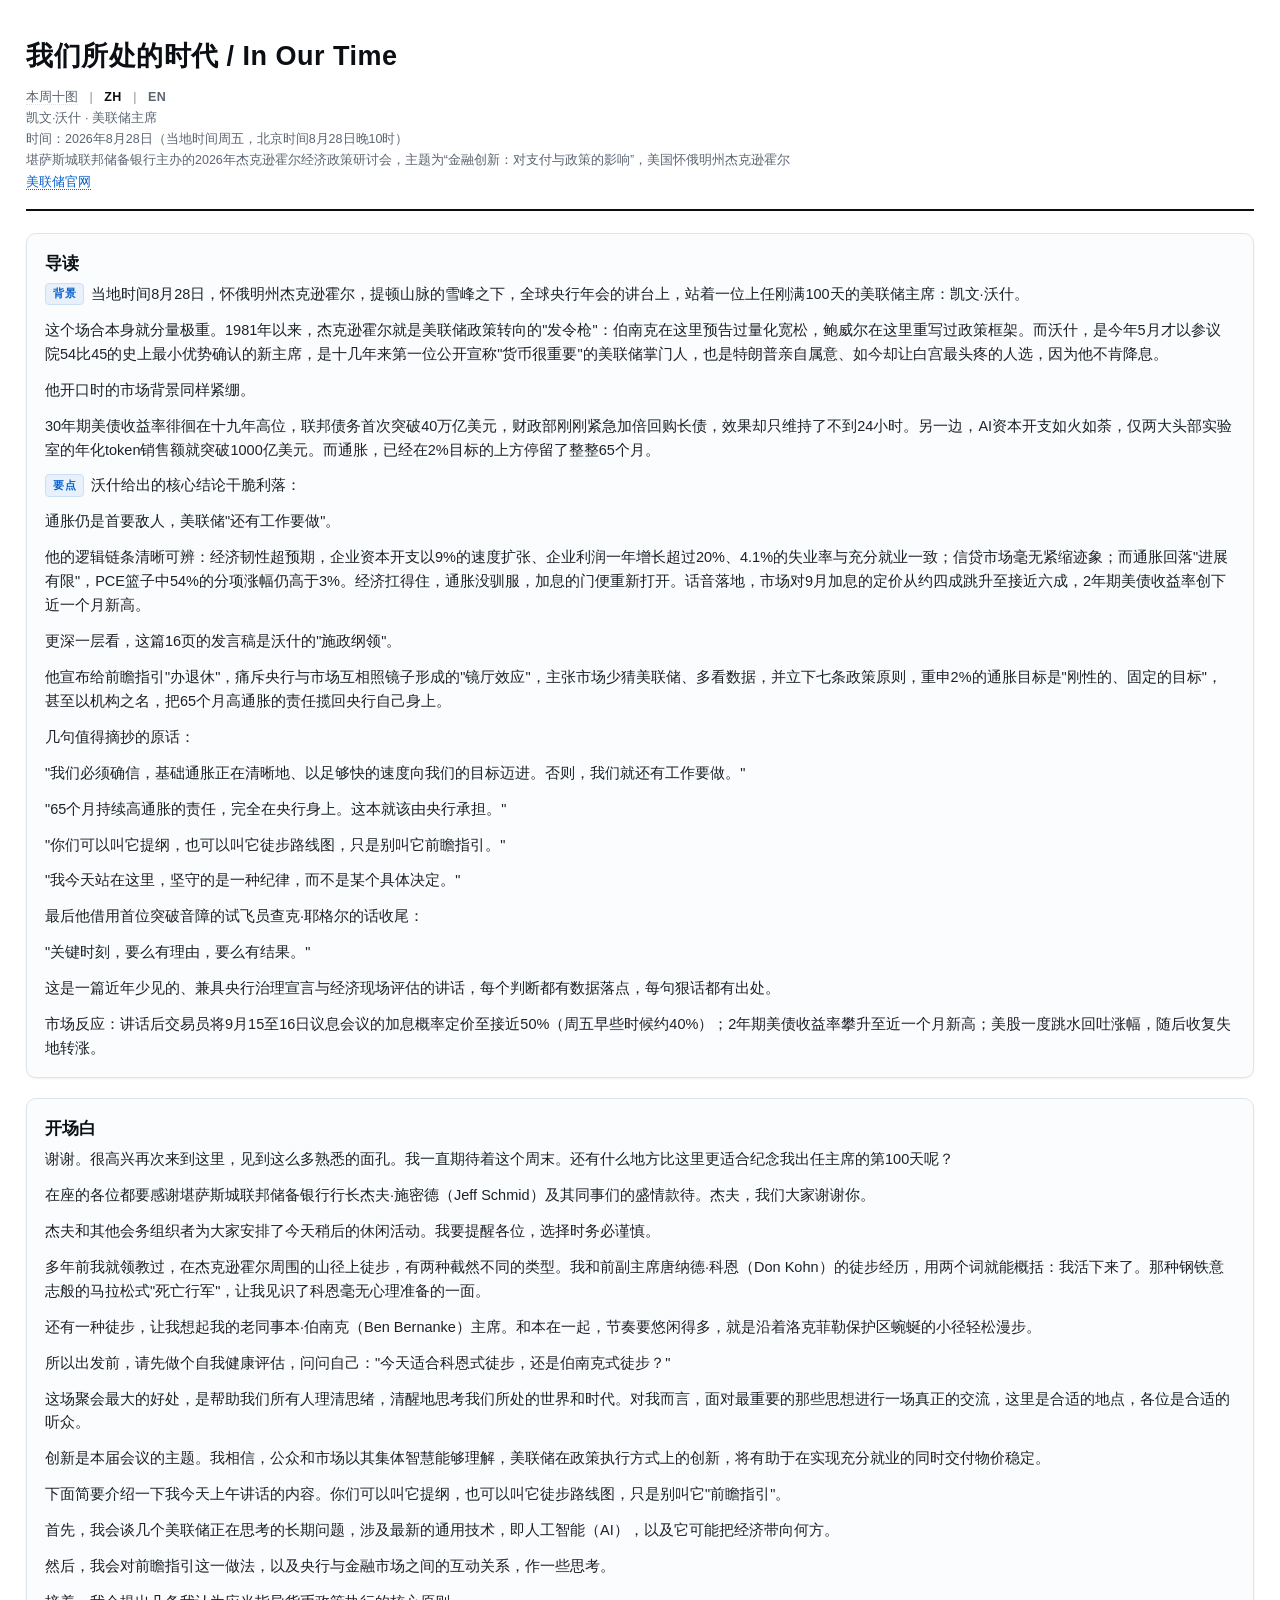
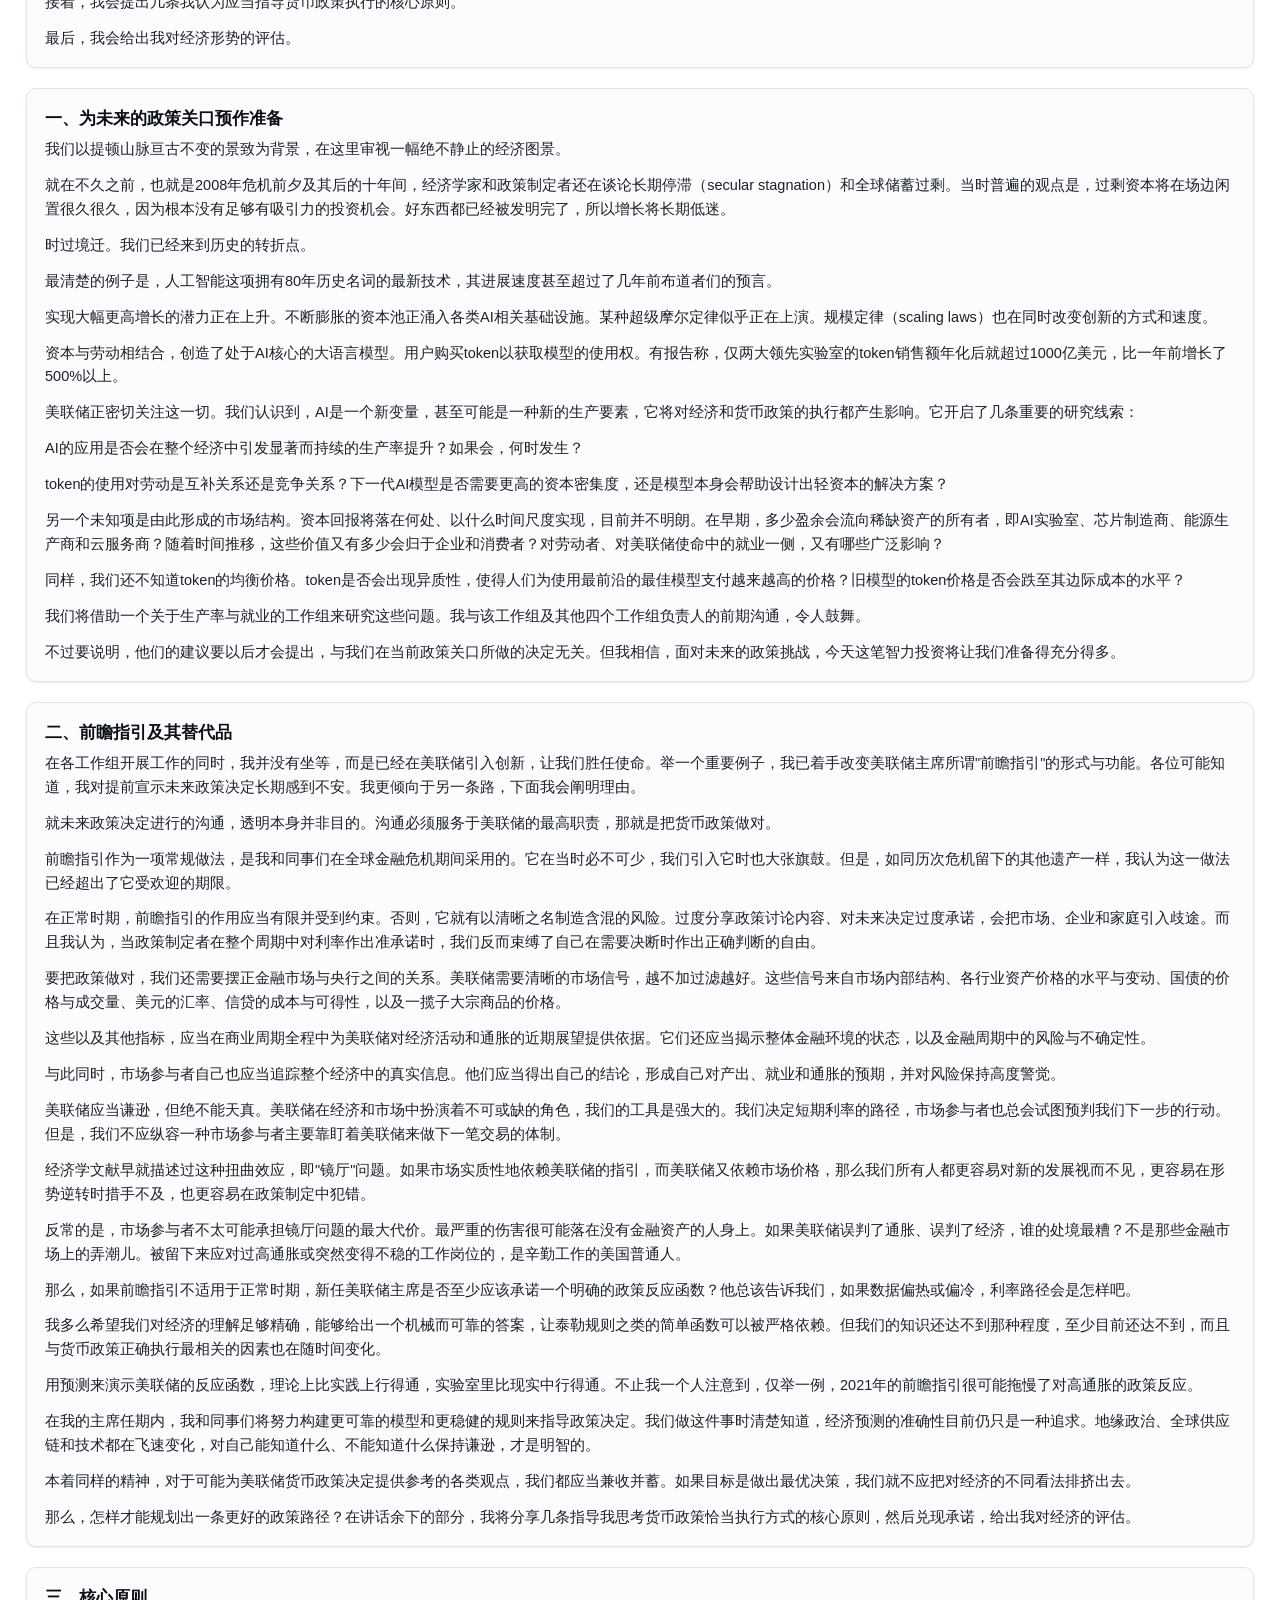
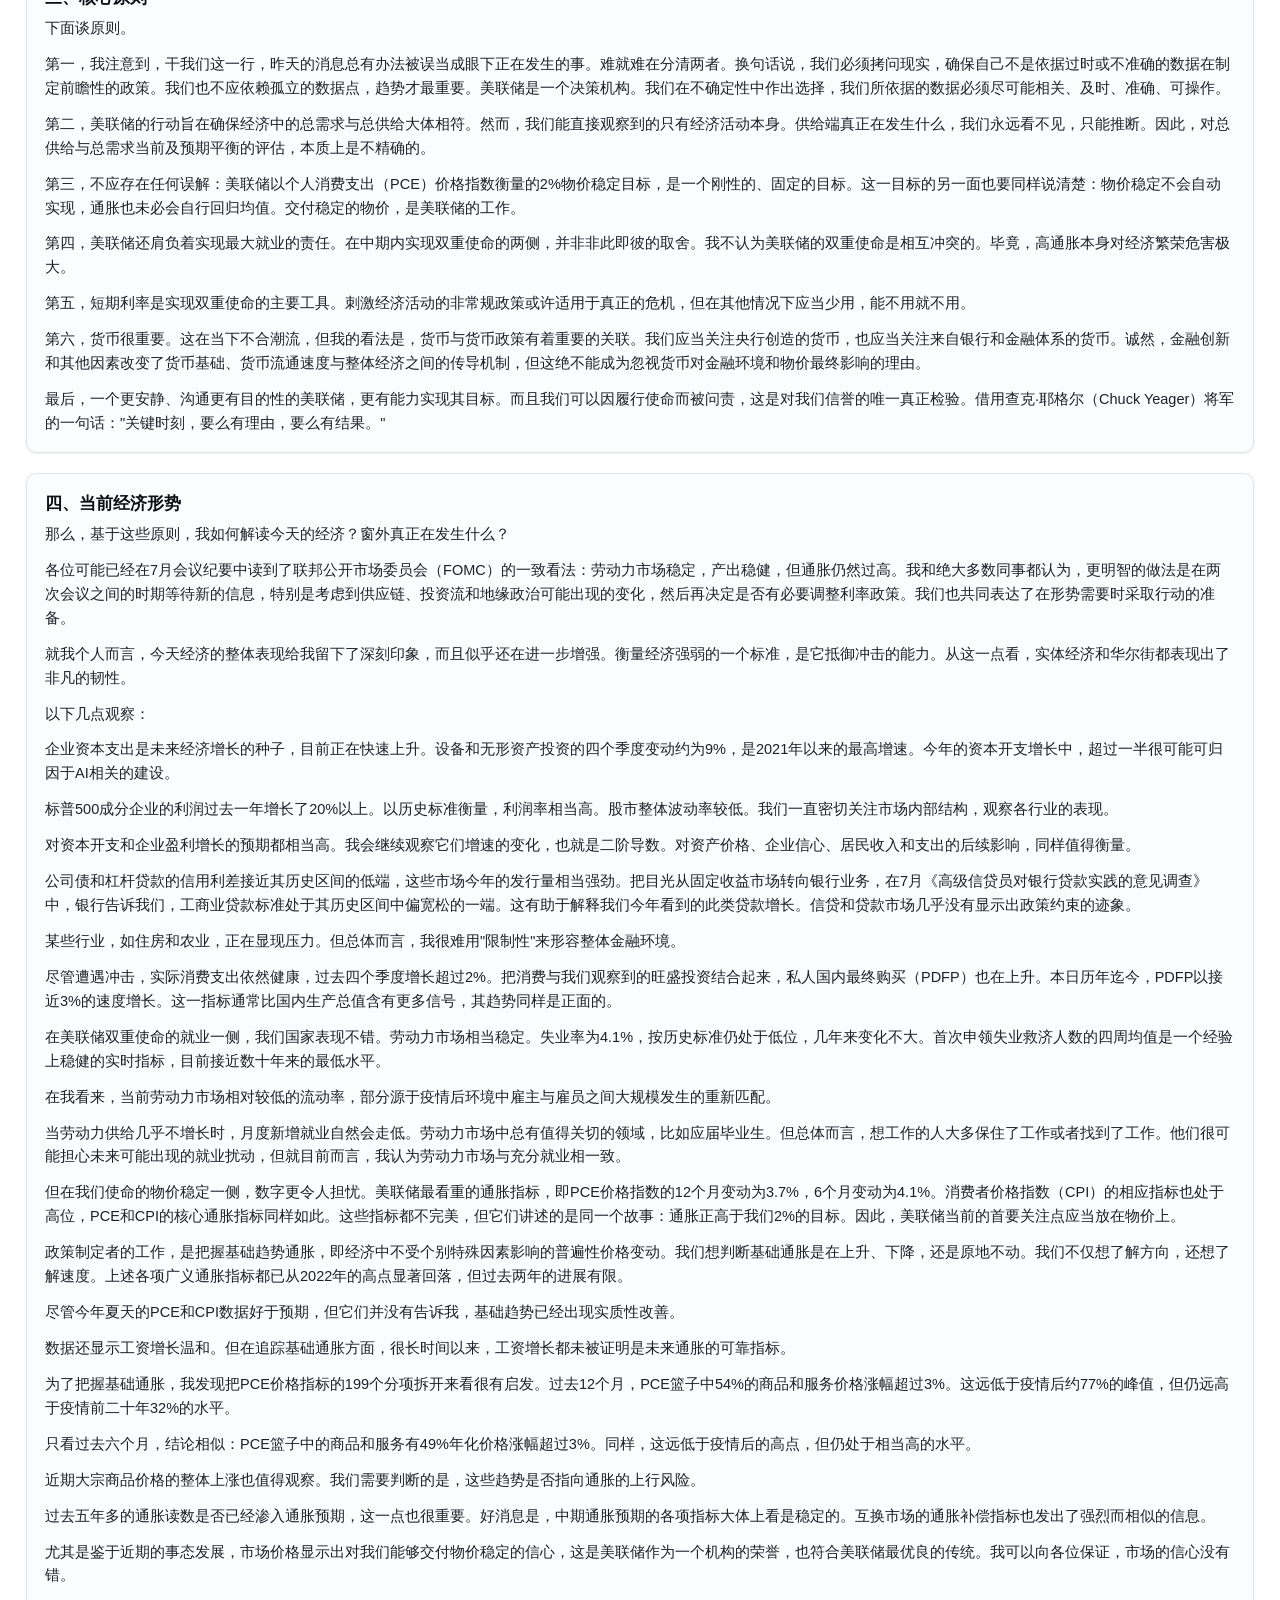
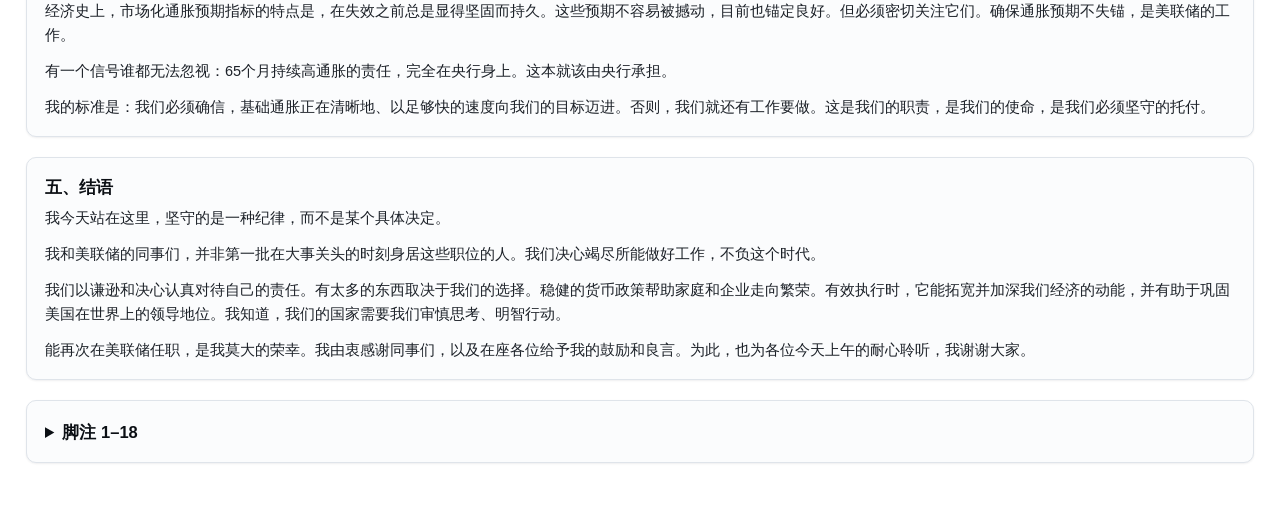
<file: speech.html>
<!DOCTYPE html>
<html lang="zh-CN">
<head>
<meta charset="UTF-8">
<meta name="viewport" content="width=device-width,initial-scale=1">
<title>我们所处的时代 / In Our Time</title>
<link rel="stylesheet" href="css/dashboard.css">
</head>
<body>
<div class="wrap">
<header>
  <h1 id="speech-title">我们所处的时代 / In Our Time</h1>
  <p class="sitenav">
    <a href="index.html">本周十图</a>
    <span class="sep">|</span>
    <span class="langbar" role="group" aria-label="语言">
      <button type="button" id="lang-zh" aria-pressed="true">ZH</button>
      <span class="sep">|</span>
      <button type="button" id="lang-en" aria-pressed="false">EN</button>
    </span>
  </p>
  <div class="period speech-meta" id="speech-meta">正在载入讲话…</div>
</header>
<div id="notice" class="notice" hidden></div>
<div class="speech-stack" id="speech"></div>
</div>
<script src="js/speech.js"></script>
</body>
</html>
</file>
<file: css/dashboard.css>
:root{
  --bg:#ffffff; --panel:#fbfcfd; --panel2:#f2f5f8; --line:#dfe4ea; --text:#1c2128; --muted:#5b6572;
  --dim:#8a929c; --up:#137a3c; --down:#c4292f; --accent:#0a62c9; --gold:#a8770c; --warn:#a8790b; --strong:#0b0f14;
}
*{box-sizing:border-box}
body{margin:0;background:var(--bg);color:var(--text);
  font-family:"PingFang SC","Microsoft YaHei","Hiragino Sans GB","Source Han Sans SC",-apple-system,Segoe UI,Roboto,sans-serif;
  line-height:1.65;-webkit-font-smoothing:antialiased}
.wrap{max-width:1280px;margin:0 auto;padding:34px 26px 60px}
header{border-bottom:2px solid var(--strong);padding-bottom:16px;margin-bottom:22px}
h1{margin:0 0 6px;font-size:27px;letter-spacing:.5px;color:var(--strong);font-weight:700}
.period{font-size:12.5px;color:var(--muted);line-height:1.7}
.thesis{background:#f0f5fc;border:1px solid #cddff5;border-left:4px solid var(--accent);
  border-radius:8px;padding:15px 18px;margin:20px 0 26px;font-size:14.5px;color:var(--text)}
.thesis b{color:var(--strong)}
.grid{display:grid;grid-template-columns:repeat(2,1fr);gap:20px}
@media(max-width:900px){.grid{grid-template-columns:1fr}}
.card{background:var(--panel);border:1px solid var(--line);border-radius:10px;padding:18px 18px 16px;
  display:flex;flex-direction:column;
  box-shadow:0 1px 2px rgba(16,24,40,.04),0 1px 3px rgba(16,24,40,.03)}
.card h2{margin:0 0 4px;font-size:16.5px;color:var(--strong);font-weight:700;line-height:1.4}
.num{display:inline-block;min-width:26px;color:var(--accent);font-weight:800;font-size:14px;
  font-family:ui-monospace,SFMono-Regular,Menlo,monospace;letter-spacing:.5px}
.src{font-size:11.5px;color:var(--dim);margin:0 0 11px}
.stats{display:flex;flex-wrap:wrap;gap:8px;margin:0 0 13px}
.stat{background:var(--panel2);border:1px solid var(--line);border-radius:7px;padding:7px 11px;flex:1 1 auto;min-width:104px}
.stat .k{display:block;font-size:10.5px;color:var(--muted);margin-bottom:2px}
.stat .v{display:block;font-size:17px;font-weight:700;color:var(--strong);font-family:ui-monospace,SFMono-Regular,Menlo,monospace}
.stat .v.up{color:var(--up)}.stat .v.down{color:var(--down)}.stat .v.gold{color:var(--gold)}.stat .v.acc{color:var(--accent)}
.chartbox{position:relative;height:224px;margin:0 0 13px}
.viewsrc{display:inline-flex;align-items:center;gap:7px;align-self:flex-start;flex-wrap:wrap;margin:-4px 0 9px;
  padding:6px 12px;font-size:12px;font-weight:600;color:var(--accent);background:#eff5fd;border:1px solid #cddff5;
  border-radius:6px;text-decoration:none;transition:background .15s,border-color .15s}
.viewsrc:hover{background:#e2edfb;border-color:var(--accent)}
.viewsrc .who{color:var(--muted);font-weight:500}
.viewsrc .arw{font-weight:400;opacity:.65}
.cite{display:flex;flex-wrap:wrap;gap:5px 14px;align-items:baseline;margin:0 0 12px;font-size:11.5px;line-height:1.5;color:var(--dim)}
.cite a{color:var(--dim);text-decoration:none;border-bottom:1px dotted var(--dim)}
.cite a:hover{color:var(--accent);border-bottom-color:var(--accent)}
.take,.why{font-size:13px;margin:0 0 9px;color:var(--text)}
.take b,.why b{color:var(--strong)}
.take .lbl,.why .lbl{display:inline-block;font-size:10.5px;font-weight:700;letter-spacing:.6px;
  padding:1.5px 7px;border-radius:4px;margin-right:7px;vertical-align:1.5px}
.take .lbl{background:#e8f1fb;color:var(--accent);border:1px solid #cddff5}
.why .lbl{background:#fdf4e3;color:var(--warn);border:1px solid #f0e0bd}
.why{color:var(--muted);font-size:12.5px}
.closing{margin-top:24px;background:#f0f5fc;border:1px solid #cddff5;border-radius:10px;padding:18px 20px}
.closing h3{margin:0 0 8px;font-size:16px;color:var(--strong)}
.closing p{margin:0;font-size:13.5px;color:var(--text)}
footer{margin-top:30px;border-top:1px solid var(--line);padding-top:18px}
footer h4{margin:0 0 10px;font-size:13px;color:var(--strong);letter-spacing:.5px}
.srcgrid{display:grid;grid-template-columns:repeat(auto-fill,minmax(230px,1fr));gap:5px 18px;font-size:11.5px}
.srcgrid a{color:var(--muted);text-decoration:none;border-bottom:1px dotted var(--line)}
.srcgrid a:hover{color:var(--accent)}
.disc{margin-top:18px;font-size:11.5px;color:var(--dim);line-height:1.7}

.datebar{display:flex;flex-wrap:wrap;align-items:center;gap:8px 12px;margin:12px 0 0;
  background:var(--panel);border:1px solid var(--line);border-left:4px solid var(--accent);
  border-radius:8px;padding:10px 14px}
.datebar label{font-size:12.5px;font-weight:700;color:var(--strong)}
.datebar select{font-family:inherit;font-size:13px;color:var(--text);background:#fff;
  border:1px solid var(--line);border-radius:6px;padding:5px 10px;line-height:1.5;max-width:100%}
.datebar .meta{margin:0;font-size:12.5px;color:var(--muted);line-height:1.7}
.datebar button,.notice button{font-family:inherit;font-size:12.5px;font-weight:600;cursor:pointer}
.notice{background:#fdf4e3;border:1px solid #f0e0bd;border-left:4px solid var(--warn);
  border-radius:8px;padding:12px 16px;margin:0 0 18px;font-size:13.5px;color:var(--text);line-height:1.65}
.notice[hidden]{display:none}
.notice button{color:var(--warn);background:#fff;border:1px solid #f0e0bd;border-radius:6px;padding:4px 10px;margin-left:8px}
@media(max-width:900px){
  .datebar select{flex:1 1 100%}
}

.sitenav{margin:8px 0 0;font-size:12.5px;color:var(--muted);line-height:1.7}
.sitenav a{color:var(--muted);text-decoration:none;border-bottom:1px dotted var(--line)}
.sitenav a:hover{color:var(--accent);border-bottom-color:var(--accent)}
.sitenav .sep{margin:0 8px;color:var(--dim)}
.langbar{display:inline}
.langbar button{font-family:inherit;font-size:12.5px;font-weight:700;letter-spacing:.4px;color:var(--muted);
  background:none;border:0;padding:0;cursor:pointer;line-height:inherit}
.langbar button[aria-pressed="true"]{color:var(--strong)}
.langbar button:hover{color:var(--accent)}
.speech-meta a{color:var(--accent);text-decoration:none;border-bottom:1px dotted var(--accent)}
.speech-meta a:hover{border-bottom-color:var(--accent)}
.speech-stack{display:flex;flex-direction:column;gap:20px;margin-top:22px}
.speech-stack h2{margin:0 0 8px;font-size:16.5px;color:var(--strong);font-weight:700;line-height:1.4}
.speech-stack p{font-size:14.5px;margin:0 0 12px;overflow-wrap:anywhere}
.speech-stack p:last-child{margin-bottom:0}
.speech-stack .src{margin:0 0 11px}
.fnref{font-size:10px;line-height:0}
.fnref a{color:var(--accent);text-decoration:none}
.missing{margin:0;font-size:13px;color:var(--muted);background:var(--panel2);border:1px dashed var(--line);border-radius:8px;padding:10px 12px}
.footnotes summary{cursor:pointer;font-size:16.5px;font-weight:700;color:var(--strong)}
.footnotes summary:focus{outline:2px solid var(--accent);outline-offset:3px}
.footnotes ol{margin:14px 0 0;padding-left:1.4em}
.footnotes li{font-size:12.5px;color:var(--muted);margin:0 0 8px;overflow-wrap:anywhere}
.footnotes li:target{background:#f0f5fc}
</file>
